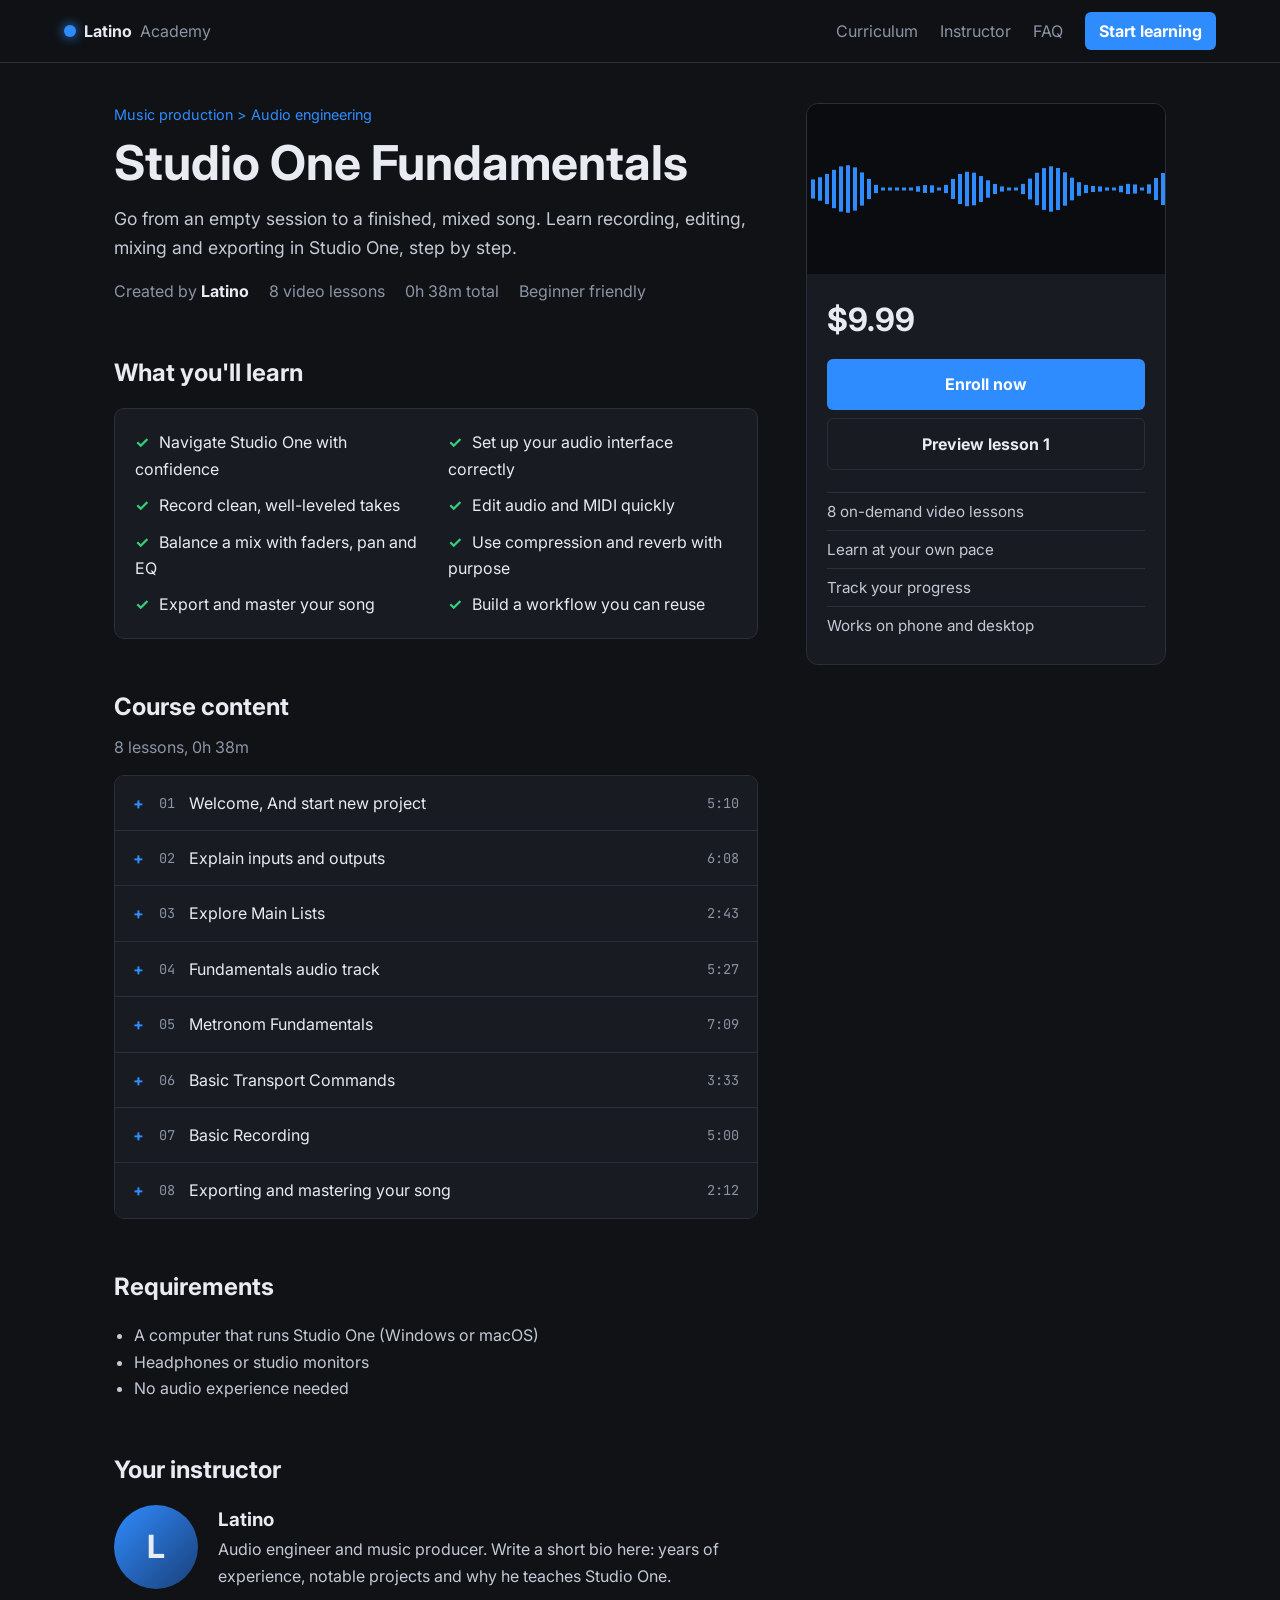
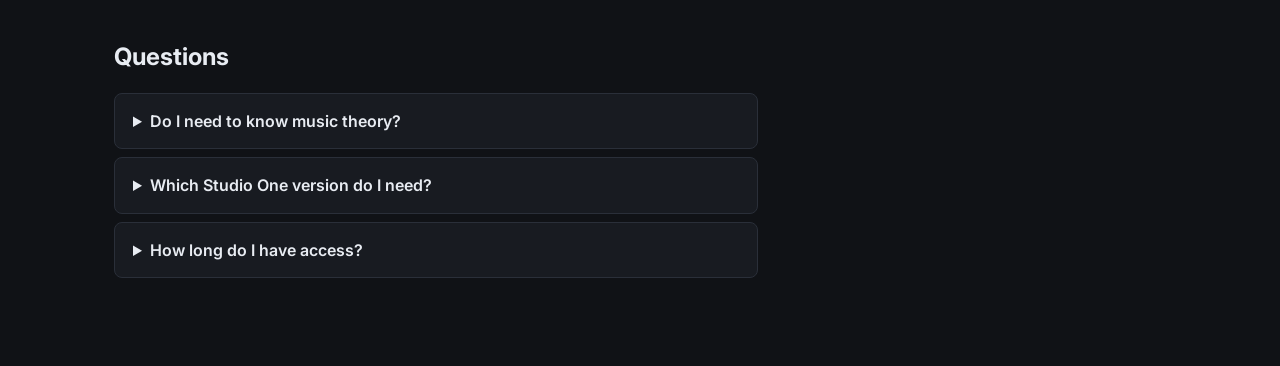
<file: index.html>
<!doctype html>
<html lang="en">
  <head>
    <meta charset="utf-8" />
    <meta name="viewport" content="width=device-width,initial-scale=1" />
    <title>Studio One Fundamentals by Latino</title>

    <meta
      name="description"
      content="Video course: learn recording, editing, mixing and exporting in Studio One. 8 lessons by Latino."
    />
    <meta name="theme-color" content="#101216" />
    <meta property="og:type" content="website" />
    <meta property="og:site_name" content="Latino Academy" />
    <meta
      property="og:title"
      content="Studio One Fundamentals | Video course by Latino"
    />
    <meta
      property="og:description"
      content="8 video lessons: go from an empty session to a finished, mixed song in Studio One."
    />
    <meta
      property="og:url"
      content="https://aly-khalil101.github.io/sound-courses/"
    />
    <meta
      property="og:image"
      content="https://aly-khalil101.github.io/sound-courses/imgs/stone.png"
    />
    <meta property="og:image:width" content="1200" />
    <meta property="og:image:height" content="630" />
    <meta name="twitter:card" content="summary_large_image" />
    <script type="application/ld+json">
      {
        "@context": "https://schema.org",
        "@type": "Course",
        "name": "Studio One Fundamentals",
        "description": "Learn recording, editing, mixing and exporting in Studio One in 8 video lessons.",
        "provider": { "@type": "Person", "name": "Latino" },
        "inLanguage": "en"
      }
    </script>

    <link rel="preconnect" href="https://fonts.googleapis.com" />
    <link
      href="https://fonts.googleapis.com/css2?family=Inter:wght@400;600;700&family=JetBrains+Mono&display=swap"
      rel="stylesheet"
    />
    <link rel="stylesheet" href="css/style.css" />
  </head>
  <body>
    <header class="nav">
      <a class="logo" href="index.html"
        ><span class="dot"></span>Latino<b>Academy</b></a
      >
      <nav>
        <a href="#content">Curriculum</a><a href="#instructor">Instructor</a
        ><a href="#faq">FAQ</a
        ><a class="btn sm" href="player.html">Start learning</a>
      </nav>
    </header>
    <main class="wrap">
      <div>
        <div class="hero">
          <p class="crumb">Music production &gt; Audio engineering</p>
          <h1>Studio One Fundamentals</h1>
          <p class="sub">
            Go from an empty session to a finished, mixed song. Learn recording,
            editing, mixing and exporting in Studio One, step by step.
          </p>
          <div class="meta">
            <span>Created by <b>Latino</b></span
            ><span>8 video lessons</span><span>0h 38m total</span
            ><span>Beginner friendly</span>
          </div>
        </div>
        <section>
          <h2>What you'll learn</h2>
          <ul class="learn">
            <li>Navigate Studio One with confidence</li>
            <li>Set up your audio interface correctly</li>
            <li>Record clean, well-leveled takes</li>
            <li>Edit audio and MIDI quickly</li>
            <li>Balance a mix with faders, pan and EQ</li>
            <li>Use compression and reverb with purpose</li>
            <li>Export and master your song</li>
            <li>Build a workflow you can reuse</li>
          </ul>
        </section>
        <section id="content">
          <h2>Course content</h2>
          <p style="color: var(--mu); margin: -8px 0 14px" id="cs"></p>
          <div class="acc" id="curr"></div>
        </section>
        <section>
          <h2>Requirements</h2>
          <ul class="plain">
            <li>A computer that runs Studio One (Windows or macOS)</li>
            <li>Headphones or studio monitors</li>
            <li>No audio experience needed</li>
          </ul>
        </section>
        <section id="instructor">
          <h2>Your instructor</h2>
          <div class="inst">
            <div class="av">L</div>
            <div>
              <h3>Latino</h3>
              <p>
                Audio engineer and music producer. Write a short bio here: years
                of experience, notable projects and why he teaches Studio One.
              </p>
            </div>
          </div>
        </section>
        <section id="faq" class="faq">
          <h2>Questions</h2>
          <details>
            <summary>Do I need to know music theory?</summary>
            <p>
              No. The course starts from zero and teaches what you need as you
              go.
            </p>
          </details>
          <details>
            <summary>Which Studio One version do I need?</summary>
            <p>Replace with the exact version used in the videos.</p>
          </details>
          <details>
            <summary>How long do I have access?</summary>
            <p>Replace with the access terms the instructor chooses.</p>
          </details>
        </section>
      </div>
      <aside class="card">
        <canvas id="pv" aria-label="Animated audio waveform"></canvas>
        <div class="in">
          <div class="price">$9.99</div>
          <a class="btn" id="go" href="player.html">Enroll now</a
          ><a class="btn ghost" href="player.html">Preview lesson 1</a>
          <ul>
            <li>8 on-demand video lessons</li>
            <li>Learn at your own pace</li>
            <li>Track your progress</li>
            <li>Works on phone and desktop</li>
          </ul>
        </div>
      </aside>
    </main>
    <script src="js/main.js"></script>
    <script>
      const st = load();
      document.getElementById("curr").innerHTML = LESSONS.map(
        (l) =>
          `<details><summary><span class="mono">${String(l.id).padStart(2, "0")}</span><span>${l.t}</span><span class="mono">${l.d}</span></summary><p>${l.s}</p></details>`,
      ).join("");
      document.getElementById("cs").textContent =
        `${LESSONS.length} lessons, 0h 38m`;
      if (st.done.length) {
        document.getElementById("go").textContent =
          `Continue (${st.done.length}/8 done)`;
      }
      wave(document.getElementById("pv"));
    </script>
  </body>
</html>
</file>
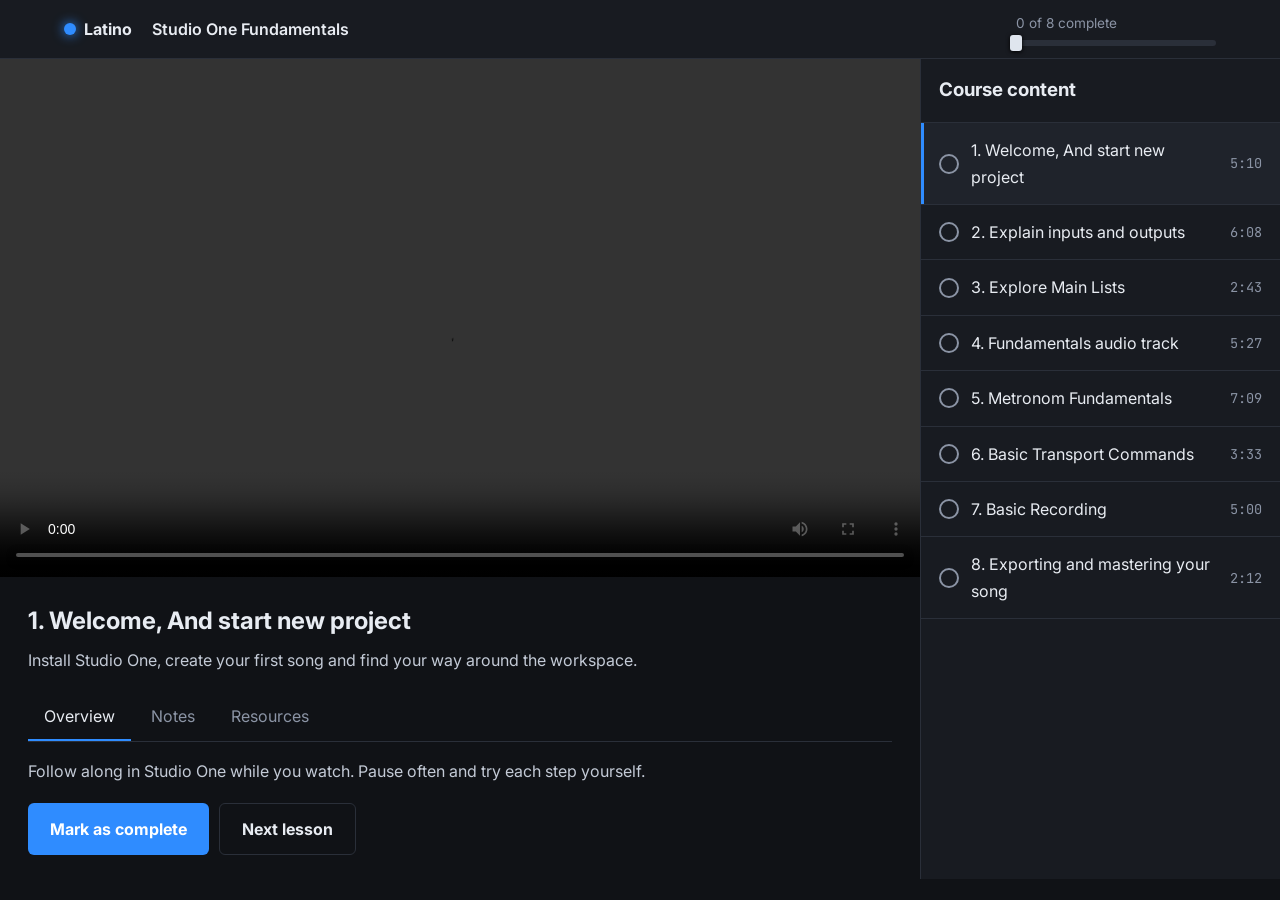
<file: player.html>
<!DOCTYPE html>
<html lang="en"><head><meta charset="utf-8"><meta name="viewport" content="width=device-width,initial-scale=1">
<title>Studio One Fundamentals, lesson player</title>
<link rel="preconnect" href="https://fonts.googleapis.com"><link href="https://fonts.googleapis.com/css2?family=Inter:wght@400;600;700&family=JetBrains+Mono&display=swap" rel="stylesheet">
<link rel="stylesheet" href="css/style.css"></head><body>
<header class="top"><a class="logo" href="index.html"><span class="dot"></span>Latino</a><div class="t">Studio One Fundamentals</div>
<div class="pr"><span id="pt">0 of 8 complete</span><div class="fader"><i id="pf"></i></div></div></header>
<div class="pwrap"><div>
<div class="stage"><canvas id="cv"></canvas><video id="vid" controls hidden></video><button class="play" id="play" aria-label="Play">▶</button><span class="ph mono" id="ph"></span></div>
<div class="info"><h1 id="lt"></h1><p id="ld" style="color:#c3cad6"></p>
<div class="tabs" role="tablist"><button role="tab" aria-selected="true" data-t="o">Overview</button><button role="tab" aria-selected="false" data-t="n">Notes</button><button role="tab" aria-selected="false" data-t="r">Resources</button></div>
<div class="tab on" id="t-o"><p style="color:#c3cad6">Follow along in Studio One while you watch. Pause often and try each step yourself.</p></div>
<div class="tab" id="t-n"><textarea id="note" placeholder="Write your notes for this lesson. They save automatically on this device."></textarea></div>
<div class="tab" id="t-r"><ul class="plain"><li>Project files for this lesson (add your download link)</li><li>Shortcut cheat sheet (add your download link)</li></ul></div>
<div class="acts"><button class="btn" id="done"></button><button class="btn ghost" id="next">Next lesson</button></div></div></div>
<aside class="side"><h3>Course content</h3><div id="list"></div></aside></div>
<script src="js/main.js"></script><script src="js/player.js"></script></body></html>
</file>
<file: css/style.css>
:root{--bg:#101216;--p:#181b21;--p2:#1f232b;--line:#2a2f39;--tx:#e8ecf2;--mu:#8b94a5;--bl:#2f8cff;--am:#ffb020;--gr:#35d07f}
*{box-sizing:border-box;margin:0}
html{scroll-behavior:smooth}
body{background:var(--bg);color:var(--tx);font:16px/1.65 "Inter",system-ui,sans-serif}
a{color:inherit;text-decoration:none}
:focus-visible{outline:2px solid var(--bl);outline-offset:2px}
.mono{font-family:"JetBrains Mono",ui-monospace,Menlo,monospace;font-size:.85em}
.nav{position:sticky;top:0;z-index:20;display:flex;justify-content:space-between;align-items:center;padding:12px 5%;background:#101216ee;border-bottom:1px solid var(--line);backdrop-filter:blur(8px)}
.nav nav{display:flex;gap:22px;align-items:center;color:var(--mu)}
.nav nav a:hover{color:var(--tx)}
.logo{font-weight:700;display:flex;align-items:center;gap:8px}
.logo b{font-weight:400;color:var(--mu)}
.dot{width:12px;height:12px;border-radius:50%;background:var(--bl);box-shadow:0 0 12px var(--bl)}
.btn{display:inline-block;background:var(--bl);color:#fff;font-weight:700;padding:12px 22px;border:0;border-radius:6px;cursor:pointer;font:inherit;font-weight:700;text-align:center}
.btn:hover{filter:brightness(1.12)}
.btn.sm{padding:6px 14px}
.btn.ghost{background:transparent;border:1px solid var(--line);color:var(--tx)}
.wrap{display:grid;grid-template-columns:1fr 360px;gap:48px;max-width:1180px;margin:0 auto;padding:40px 5% 80px}
.hero h1{font-size:clamp(1.9rem,4.5vw,3rem);line-height:1.15;margin:8px 0 14px}
.crumb{color:var(--bl);font-size:.9rem}
.sub{color:#c3cad6;font-size:1.1rem;max-width:62ch}
.meta{display:flex;flex-wrap:wrap;gap:8px 20px;color:var(--mu);margin:16px 0 0}
.meta b{color:var(--tx)}
section{margin-top:48px}
h2{font-size:1.5rem;margin-bottom:16px}
.learn{display:grid;grid-template-columns:1fr 1fr;gap:10px 24px;list-style:none;padding:20px;border:1px solid var(--line);border-radius:10px;background:var(--p)}
.learn li::before{content:"✓";color:var(--gr);margin-right:10px;font-weight:700}
.acc{border:1px solid var(--line);border-radius:10px;overflow:hidden}
.acc details{border-bottom:1px solid var(--line);background:var(--p)}
.acc details:last-child{border:0}
.acc summary{display:flex;gap:14px;align-items:center;padding:14px 18px;cursor:pointer;list-style:none}
.acc summary::-webkit-details-marker{display:none}
.acc summary::before{content:"+";color:var(--bl);font-weight:700;width:12px}
.acc details[open] summary::before{content:"–"}
.acc summary span:nth-child(2){flex:1}
.acc .mono{color:var(--mu)}
.acc p{padding:0 18px 16px 44px;color:#c3cad6}
.faq details{background:var(--p);border:1px solid var(--line);border-radius:8px;padding:14px 18px;margin-bottom:8px}
.faq summary{cursor:pointer;font-weight:600}
.faq p{color:#c3cad6;margin-top:8px}
ul.plain{padding-left:20px;color:#c3cad6}
.inst{display:flex;gap:20px;align-items:center}
.av{flex:none;width:84px;height:84px;border-radius:50%;background:linear-gradient(135deg,var(--bl),#1a3f78);display:grid;place-items:center;font-size:2rem;font-weight:700}
.inst p{color:#c3cad6}
.card{position:sticky;top:84px;align-self:start;background:var(--p);border:1px solid var(--line);border-radius:12px;overflow:hidden}
.card canvas{display:block;width:100%;height:170px;background:#0a0c0f}
.card .in{padding:20px}
.price{font-size:2rem;font-weight:700;margin-bottom:12px}
.card .btn{width:100%;margin-bottom:8px}
.card ul{list-style:none;padding:0;margin-top:14px;color:#c3cad6;font-size:.95rem}
.card li{padding:6px 0;border-top:1px solid var(--line)}
.fader{height:6px;background:var(--line);border-radius:9px}
.fader i{display:block;height:100%;width:0;background:linear-gradient(90deg,var(--bl),var(--am));border-radius:9px;position:relative;transition:width .4s}
.fader i::after{content:"";position:absolute;right:-6px;top:-5px;width:12px;height:16px;border-radius:3px;background:#dfe5ee;box-shadow:0 1px 4px #000}
/* player */
.top{display:flex;gap:20px;align-items:center;padding:12px 5%;border-bottom:1px solid var(--line);background:var(--p)}
.top .t{flex:1;font-weight:600}
.top .pr{width:200px;color:var(--mu);font-size:.85rem}
.top .fader{margin-top:6px}
.pwrap{display:grid;grid-template-columns:1fr 360px;max-width:1400px;margin:0 auto}
.stage{position:relative;aspect-ratio:16/9;background:#0a0c0f}
.stage canvas,.stage video{position:absolute;inset:0;width:100%;height:100%}
.stage .ph{position:absolute;left:18px;bottom:14px;color:var(--mu)}
.play{position:absolute;inset:0;margin:auto;width:72px;height:72px;border-radius:50%;border:0;background:var(--bl);color:#fff;font-size:1.6rem;cursor:pointer;box-shadow:0 0 30px #2f8cff88}
.info{padding:24px 28px}
.info h1{font-size:1.5rem;margin-bottom:6px}
.tabs{display:flex;gap:4px;border-bottom:1px solid var(--line);margin:20px 0 16px}
.tabs button{background:none;border:0;color:var(--mu);padding:10px 16px;font:inherit;cursor:pointer;border-bottom:2px solid transparent}
.tabs button[aria-selected=true]{color:var(--tx);border-color:var(--bl)}
.tab{display:none}.tab.on{display:block}
textarea{width:100%;min-height:130px;background:var(--p);color:var(--tx);border:1px solid var(--line);border-radius:8px;padding:12px;font:inherit}
.acts{display:flex;gap:10px;margin-top:18px}
.side{border-left:1px solid var(--line);background:var(--p)}
.side h3{padding:16px 18px;border-bottom:1px solid var(--line)}
.les{display:flex;gap:12px;align-items:center;width:100%;padding:14px 18px;background:none;border:0;border-bottom:1px solid var(--line);color:var(--tx);font:inherit;text-align:left;cursor:pointer}
.les:hover{background:var(--p2)}
.les.cur{background:var(--p2);box-shadow:inset 3px 0 var(--bl)}
.les .ck{flex:none;width:20px;height:20px;border:2px solid var(--mu);border-radius:50%;display:grid;place-items:center;font-size:.7rem}
.les.done .ck{background:var(--gr);border-color:var(--gr);color:#08210f}
.les span:nth-child(2){flex:1}.les .mono{color:var(--mu)}
@media(max-width:900px){.wrap,.pwrap{grid-template-columns:1fr}.card{position:static;order:-1}.learn{grid-template-columns:1fr}.nav nav a:not(.btn){display:none}.side{border-left:0}.top .pr{display:none}}
@media(prefers-reduced-motion:reduce){*{transition:none!important}}
</file>
